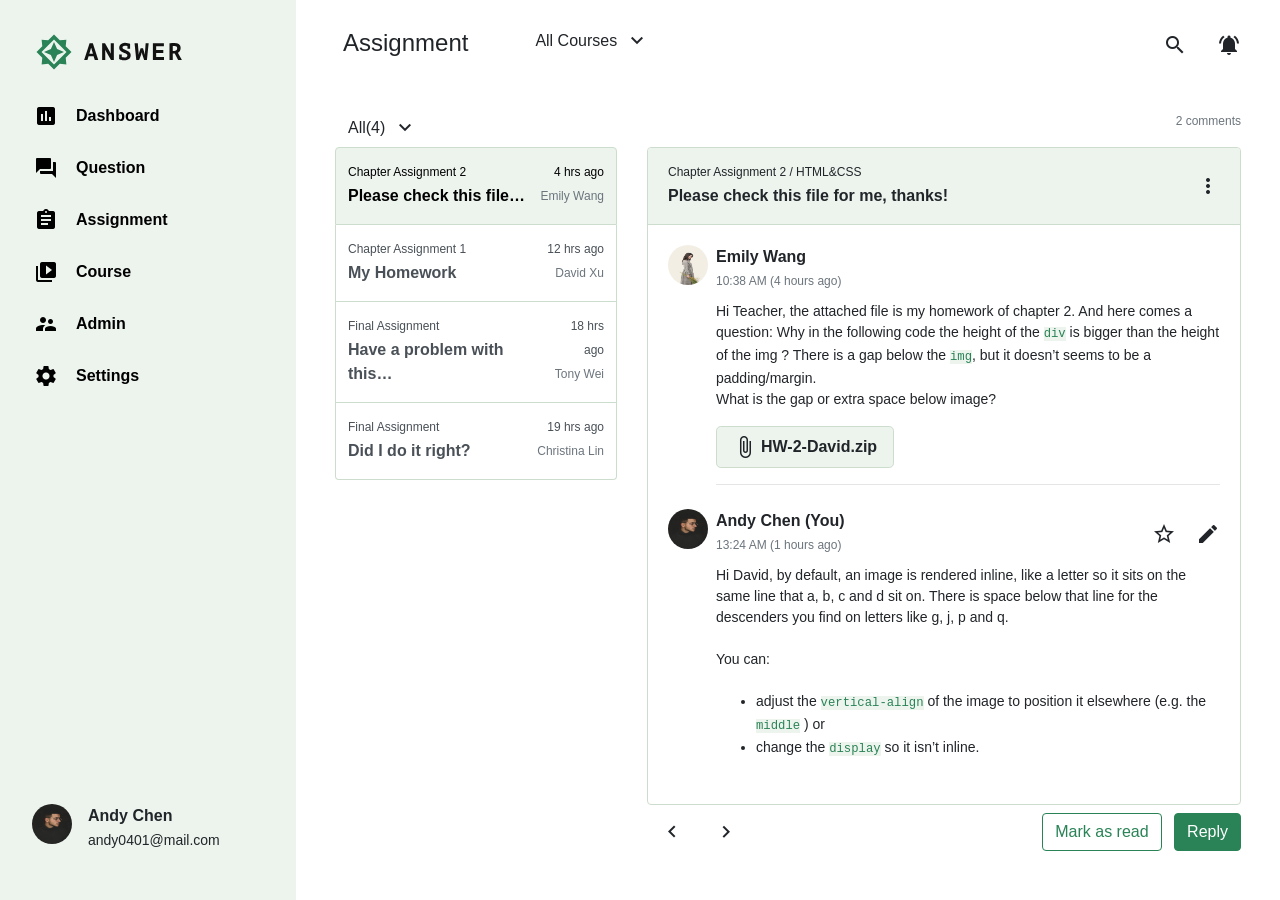
<file: index.html>
<!DOCTYPE html>
<html lang="en">

<head>
  <meta charset="UTF-8">
  <meta name="viewport" content="width=device-width, initial-scale=1.0">
  <meta http-equiv="X-UA-Compatible" content="ie=edge">
  <title>Assignment</title>
  <link rel="stylesheet" href="./assets/style/all.css">
  <link href="https://fonts.googleapis.com/icon?family=Material+Icons"
      rel="stylesheet">
</head>

<body>
  <div class="d-flex">
    <div class="sider">
    <a class="logo d-block" href="assignment.html">
      <h1 class=" hide-text">ANSWER</h1>
    </a>
      <ul class="list-unstyled font-weight-bold">
        <li>
          <a class="d-flex" href="">
            <i class="material-icons icon">
              assessment
            </i>
            <p class="font-1">Dashboard</p>
          </a>
        </li>
        <li >
          <a class="d-flex" href="">
            <i class="material-icons icon">
              question_answer
            </i>
            <p class="font-1">Question</p>
          </a>
        </li>
        <li >
          <a class="d-flex" href="assignment.html">
            <i class="material-icons icon">
              assignment
            </i>
            <p class="font-1">Assignment</p>
          </a>
        </li>
        <li >
          <a class="d-flex" href="">
            <i class="material-icons icon">
              video_library
            </i>
            <p class="font-1">Course</p>
          </a>
        </li>
        <li >
          <a class="d-flex" href="admin.html">
            <i class="material-icons icon">
              supervisor_account
            </i>
            <p class="font-1">Admin</p>
          </a>
        </li>
        <li >
          <a class="d-flex" href="">
            <i class="material-icons icon">
              settings
            </i>
            <p class="font-1">Settings</p>
          </a>
        </li>
      </ul> 
      <section class="user d-flex">
        <img class="headshot bg-cover mr-3" src="./assets/images/andychen.jpeg" alt="">
        <p class="userName font-1">Andy Chen  <br>
          <span class="userEmail">andy0401@mail.com</span> 
        </p>
      </section>
          
      
    </div>
    <div class="container-fluid">
      <div class="pl-4 pr-4">
<nav class="nav d-flex justify-content-between align-items-center mb-3">
  <div class="d-flex">
    <h2 class="p-2 bd-highlight assignmentTitle">Assignment</h2>
    <div class="mt-1">
      <a class="btn d-flex align-items-center font-1 " href="#" role="button" id="dropdownMenuLink" data-toggle="dropdown" aria-haspopup="true" aria-expanded="false">
        All Courses
        <i class="material-icons ml-2 color-primary">keyboard_arrow_down</i>
      </a>

      <div class="dropdown-menu" aria-labelledby="dropdownMenuLink" x-placement="bottom-start" style="position: absolute; will-change: transform; top: 0px; left: 0px; transform: translate3d(0px, 41px, 0px);">
        <a class="dropdown-item" href="#">Action</a>
        <a class="dropdown-item" href="#">Another action</a>
        <a class="dropdown-item" href="#">Something else here</a>
      </div>
    </div>
  </div> 
  <div class="mt-1">
      <i class="material-icons icon-search">
           search
      </i>
      <i class="material-icons">
           notifications_active
      </i>
  </div>
</nav>
<div class="d-flex justify-content-between">
  <div class="dropdown">
    <a class="btn d-flex align-items-center" href="#" role="button" id="dropdownMenuLink" data-toggle="dropdown" aria-haspopup="true" aria-expanded="false">
      All(4)
      <i class="material-icons ml-2 color-primary">keyboard_arrow_down</i>
    </a>
    <div class="dropdown-menu" aria-labelledby="dropdownMenuLink" x-placement="bottom-start" style="position: absolute; will-change: transform; top: 0px; left: 0px; transform: translate3d(0px, 41px, 0px);">
      <a class="dropdown-item" href="#">Action</a>
      <a class="dropdown-item" href="#">Another action</a>
      <a class="dropdown-item" href="#">Something else here</a>
    </div>
  </div>
  <div class="text-muted font-2">2 comments</div>
</div>
<div class="row ">
  <div class="col-4">
    <div class="list-group" id="list-tab" role="tablist">
      <a class="list-group-item list-group-item-action active" id="list-home-list" data-toggle="list" href="#list-home" role="tab" aria-controls="home">
        <ul class="d-flex justify-content-between list-unstyled">
          <li class="font-2">
            <ul class="list-unstyled">
              <li class="font-2">Chapter Assignment 2</li>
              <li class="font-1 font-weight-bold">Please check this file…</li>
            </ul>
          </li>
          <li class="font-2">
            <ul class="list-unstyled text-right">
              <li class="font-2">4 hrs ago</li>
              <li class="font-2 text-muted">Emily Wang</li>
            </ul>
          </li>
        </ul>
      </a>
      <a class="list-group-item list-group-item-action" id="list-profile-list" data-toggle="list" href="#list-profile" role="tab" aria-controls="profile">
        <ul class="d-flex justify-content-between list-unstyled">
          <li class="font-2">
            <ul class="list-unstyled">
              <li class="font-2">Chapter Assignment 1</li>
              <li class="font-1 font-weight-bold">My Homework</li>
            </ul>
          </li>
          <li class="font-2">
            <ul class="list-unstyled text-right">
              <li class="font-2">12 hrs ago</li>
              <li class="font-2 text-muted">David Xu</li>
            </ul>
          </li>
        </ul>
      </a>
      <a class="list-group-item list-group-item-action" id="list-messages-list" data-toggle="list" href="#list-messages" role="tab" aria-controls="messages">
        <ul class="d-flex justify-content-between list-unstyled">
          <li class="font-2">
            <ul class="list-unstyled">
              <li class="font-2">Final Assignment</li>
              <li class="font-1 font-weight-bold">Have a problem with this…</li>
            </ul>
          </li>
          <li class="font-2">
            <ul class="list-unstyled text-right">
              <li class="font-2">18 hrs ago</li>
              <li class="font-2 text-muted">Tony Wei</li>
            </ul>
          </li>
        </ul>
      </a>
      <a class="list-group-item list-group-item-action" id="list-settings-list" data-toggle="list" href="#list-settings" role="tab" aria-controls="settings">
        <ul class="d-flex justify-content-between list-unstyled">
          <li class="font-2">
            <ul class="list-unstyled">
              <li class="font-2">Final Assignment</li>
              <li class="font-1 font-weight-bold">Did I do it right?</li>
            </ul>
          </li>
          <li class="font-2">
            <ul class="list-unstyled text-right">
              <li class="font-2">19 hrs ago</li>
              <li class="font-2 text-muted">Christina Lin</li>
            </ul>
          </li>
        </ul>
      </a>
    </div>
  </div>
  <div class="col-8">
    <div class="tab-content " id="nav-tabContent">
      <div class="tab-pane fade show active" id="list-home" role="tabpanel" aria-labelledby="list-home-list">
        <div class="card">
          <div class="card-header d-flex justify-content-between align-items-center">
            <ul class="list-unstyled">
              <li class="font-2">Chapter Assignment 2 / HTML&CSS</li>
              <li class="font-1 font-weight-bold">Please check this file for me, thanks!</li>
            </ul>
            <i class="material-icons">
              more_vert
            </i>
          </div>
          <div class="card-body">
            <ul class="list-unstyled">
              <li class="media">
                <img class="headshot bg-cover mr-2" src="./assets/images/emilywang.jpeg" class="mr-3" alt="...">
                <div class="media-body font-3">
                  <ul class="list-unstyled mb-2">
                    <li class="font-1 font-weight-bold">Emily Wang</li>
                    <li class="font-2 text-muted">10:38 AM (4 hours ago)</li>
                  </ul>
                  Hi Teacher, the attached file is my homework of chapter 2. And here comes a question: Why in 
                  the following code the height of the <code class="bg-secondary text-primary">div</code>  is bigger than the height of the img ? There is a gap 
                  below the <code class="bg-secondary text-primary">img</code>, but it doesn’t seems to be a padding/margin. <br>
                  What is the gap or extra space below image?<br>
                  <button type="button" class="btn btn-secondary border-thirdary btn-lg mt-3 font-1 font-weight-bold d-flex">
                    <i class="material-icons mr-1">
                      attach_file
                    </i>
                    HW-2-David.zip
                  </button>
                </div>
              </li>
              <hr class="ml-5">
              <li class="media my-4">
                <img class="headshot bg-cover mr-2" src="./assets/images/andychen.jpeg" class="mr-3" alt="...">
                <div class="media-body font-3">
                  <div class="d-flex justify-content-between align-items-center">
                    <ul class="list-unstyled mb-2">
                      <li class="font-1 font-weight-bold">Andy Chen (You)</li>
                      <li class="font-2 text-muted">13:24 AM (1 hours ago)</li>
                    </ul>
                  <div>
                    <i class="material-icons mr-3">
                    star_border
                  </i>
                  <i class="material-icons">
                    edit
                  </i>
                  </div>
                  </div>
                  Hi David, by default, an image is rendered inline, like a letter so it sits on the same line that a, b, c and d sit on. There is space below 
                  that line for the descenders you find on letters like g, j, p and q. 
                  <br>
                  <br>
                  You can: 　
                  <br>
                  <br>
                  <ul class="list-type">
                    <li>adjust the <code class="bg-secondary text-primary">vertical-align</code>  of the image to position it elsewhere (e.g. the <code class="bg-secondary text-primary">middle</code> ) or</li>
                    <li>change the <code class="bg-secondary text-primary">display</code> so it isn’t inline.</li>
                  </ul>
                  
                </div>
              </li>
            </ul>
          </div>
        </div>
      </div>
      <div class="tab-pane fade" id="list-profile" role="tabpanel" aria-labelledby="list-profile-list">
        <div class="card">
          <div class="card-header d-flex justify-content-between align-items-center">
            <ul class="list-unstyled">
              <li class="font-2">Chapter Assignment 2 / HTML&CSS</li>
              <li class="font-1 font-weight-bold">My Homework</li>
            </ul>
            <i class="material-icons">
              more_vert
            </i>
          </div>
          <div class="card-body">
            <ul class="list-unstyled">
              <li class="media">
                <img class="headshot bg-cover mr-2" src="./assets/images/emilywang.jpeg" class="mr-3" alt="...">
                <div class="media-body font-3">
                  <ul class="list-unstyled mb-2">
                    <li class="font-1 font-weight-bold">Emily Wang</li>
                    <li class="font-2 text-muted">10:38 AM (4 hours ago)</li>
                  </ul>
                  Hi Teacher, the attached file is my homework of chapter 2. And here comes a question: Why in 
                  the following code the height of the <code class="bg-secondary text-primary">div</code>  is bigger than the height of the img ? There is a gap 
                  below the <code class="bg-secondary text-primary">img</code>, but it doesn’t seems to be a padding/margin. <br>
                  What is the gap or extra space below image?<br>
                  <button type="button" class="btn btn-secondary border-thirdary btn-lg mt-3 font-1 font-weight-bold d-flex">
                    <i class="material-icons mr-1">
                      attach_file
                    </i>
                    HW-2-David.zip
                  </button>
                </div>
              </li>
              <hr class="ml-5">
              <li class="media my-4">
                <img class="headshot bg-cover mr-2" src="./assets/images/andychen.jpeg" class="mr-3" alt="...">
                <div class="media-body font-3">
                  <div class="d-flex justify-content-between align-items-center">
                    <ul class="list-unstyled mb-2">
                      <li class="font-1 font-weight-bold">Andy Chen (You)</li>
                      <li class="font-2 text-muted">13:24 AM (1 hours ago)</li>
                    </ul>
                  <div>
                    <i class="material-icons mr-3">
                    star_border
                  </i>
                  <i class="material-icons">
                    edit
                  </i>
                  </div>
                  </div>
                  Hi David, by default, an image is rendered inline, like a letter so it sits on the same line that a, b, c and d sit on. There is space below 
                  that line for the descenders you find on letters like g, j, p and q. 
                  <br>
                  <br>
                  You can: 　
                  <br>
                  <br>
                  <ul class="list-type">
                    <li>adjust the <code class="bg-secondary text-primary">vertical-align</code>  of the image to position it elsewhere (e.g. the <code class="bg-secondary text-primary">middle</code> ) or</li>
                    <li>change the <code class="bg-secondary text-primary">display</code> so it isn’t inline.</li>
                  </ul>
                  
                </div>
              </li>
            </ul>
          </div>
        </div>
      </div>
      <div class="tab-pane fade" id="list-messages" role="tabpanel" aria-labelledby="list-messages-list">
        <div class="card">
          <div class="card-header d-flex justify-content-between align-items-center">
            <ul class="list-unstyled">
              <li class="font-2">Chapter Assignment 2 / HTML&CSS</li>
              <li class="font-1 font-weight-bold">Have a problem with this</li>
            </ul>
            <i class="material-icons">
              more_vert
            </i>
          </div>
          <div class="card-body">
            <ul class="list-unstyled">
              <li class="media">
                <img class="headshot bg-cover mr-2" src="./assets/images/emilywang.jpeg" class="mr-3" alt="...">
                <div class="media-body font-3">
                  <ul class="list-unstyled mb-2">
                    <li class="font-1 font-weight-bold">Emily Wang</li>
                    <li class="font-2 text-muted">10:38 AM (4 hours ago)</li>
                  </ul>
                  Hi Teacher, the attached file is my homework of chapter 2. And here comes a question: Why in 
                  the following code the height of the <code class="bg-secondary text-primary">div</code>  is bigger than the height of the img ? There is a gap 
                  below the <code class="bg-secondary text-primary">img</code>, but it doesn’t seems to be a padding/margin. <br>
                  What is the gap or extra space below image?<br>
                  <button type="button" class="btn btn-secondary border-thirdary btn-lg mt-3 font-1 font-weight-bold d-flex">
                    <i class="material-icons mr-1">
                      attach_file
                    </i>
                    HW-2-David.zip
                  </button>
                </div>
              </li>
              <hr class="ml-5">
              <li class="media my-4">
                <img class="headshot bg-cover mr-2" src="./assets/images/andychen.jpeg" class="mr-3" alt="...">
                <div class="media-body font-3">
                  <div class="d-flex justify-content-between align-items-center">
                    <ul class="list-unstyled mb-2">
                      <li class="font-1 font-weight-bold">Andy Chen (You)</li>
                      <li class="font-2 text-muted">13:24 AM (1 hours ago)</li>
                    </ul>
                  <div>
                    <i class="material-icons mr-3">
                    star_border
                  </i>
                  <i class="material-icons">
                    edit
                  </i>
                  </div>
                  </div>
                  Hi David, by default, an image is rendered inline, like a letter so it sits on the same line that a, b, c and d sit on. There is space below 
                  that line for the descenders you find on letters like g, j, p and q. 
                  <br>
                  <br>
                  You can: 　
                  <br>
                  <br>
                  <ul class="list-type">
                    <li>adjust the <code class="bg-secondary text-primary">vertical-align</code>  of the image to position it elsewhere (e.g. the <code class="bg-secondary text-primary">middle</code> ) or</li>
                    <li>change the <code class="bg-secondary text-primary">display</code> so it isn’t inline.</li>
                  </ul>
                  
                </div>
              </li>
            </ul>
          </div>
        </div>
      </div>
      <div class="tab-pane fade" id="list-settings" role="tabpanel" aria-labelledby="list-settings-list">
        <div class="card">
          <div class="card-header d-flex justify-content-between align-items-center">
            <ul class="list-unstyled">
              <li class="font-2">Chapter Assignment 2 / HTML&CSS</li>
              <li class="font-1 font-weight-bold">Did I do it right?</li>
            </ul>
            <i class="material-icons">
              more_vert
            </i>
          </div>
          <div class="card-body">
            <ul class="list-unstyled">
              <li class="media">
                <img class="headshot bg-cover mr-2" src="./assets/images/emilywang.jpeg" class="mr-3" alt="...">
                <div class="media-body font-3">
                  <ul class="list-unstyled mb-2">
                    <li class="font-1 font-weight-bold">Emily Wang</li>
                    <li class="font-2 text-muted">10:38 AM (4 hours ago)</li>
                  </ul>
                  Hi Teacher, the attached file is my homework of chapter 2. And here comes a question: Why in 
                  the following code the height of the <code class="bg-secondary text-primary">div</code>  is bigger than the height of the img ? There is a gap 
                  below the <code class="bg-secondary text-primary">img</code>, but it doesn’t seems to be a padding/margin. <br>
                  What is the gap or extra space below image?<br>
                  <button type="button" class="btn btn-secondary border-thirdary btn-lg mt-3 font-1 font-weight-bold d-flex">
                    <i class="material-icons mr-1">
                      attach_file
                    </i>
                    HW-2-David.zip
                  </button>
                </div>
              </li>
              <hr class="ml-5">
              <li class="media my-4">
                <img class="headshot bg-cover mr-2" src="./assets/images/andychen.jpeg" class="mr-3" alt="...">
                <div class="media-body font-3">
                  <div class="d-flex justify-content-between align-items-center">
                    <ul class="list-unstyled mb-2">
                      <li class="font-1 font-weight-bold">Andy Chen (You)</li>
                      <li class="font-2 text-muted">13:24 AM (1 hours ago)</li>
                    </ul>
                  <div>
                    <i class="material-icons mr-3">
                    star_border
                  </i>
                  <i class="material-icons">
                    edit
                  </i>
                  </div>
                  </div>
                  Hi David, by default, an image is rendered inline, like a letter so it sits on the same line that a, b, c and d sit on. There is space below 
                  that line for the descenders you find on letters like g, j, p and q. 
                  <br>
                  <br>
                  You can: 　
                  <br>
                  <br>
                  <ul class="list-type">
                    <li>adjust the <code class="bg-secondary text-primary">vertical-align</code>  of the image to position it elsewhere (e.g. the <code class="bg-secondary text-primary">middle</code> ) or</li>
                    <li>change the <code class="bg-secondary text-primary">display</code> so it isn’t inline.</li>
                  </ul>
                </div>
              </li>
            </ul>
          </div>
        </div>
      </div>
    </div>
    <div class="d-flex justify-content-between mt-2 position-relative">
      <div>
        <a href="#" class="btn active" role="button" aria-pressed="true">
          <i class="material-icons">
            keyboard_arrow_left
          </i>
        </a>
        <a href="#" class="btn active" role="button" aria-pressed="true">
          <i class="material-icons">
            keyboard_arrow_right
          </i>
        </a>
      </div>
      <div>
        <button type="button" class="btn btn-outline-primary btn-mg mr-2">Mark as read</button>
        <button type="button" class="btn btn-primary btn-sg " id="reply-show">Reply</button> 
      </div>
    </div>
    <div class="reply position-absolute" id="reply">
      <div class="card">
        <div class="card-header d-flex align-items-center">
          <div class="dropdown mr-3">
            <a class="btn dropdown-toggle font-weight-bold font-1" href="#" role="button" id="dropdownMenuLink" data-toggle="dropdown" aria-haspopup="true" aria-expanded="false">
              Body Text
            </a>
            <div class="dropdown-menu" aria-labelledby="dropdownMenuLink" x-placement="bottom-start" style="position: absolute; transform: translate3d(0px, 41px, 0px); top: 0px; left: 0px; will-change: transform;">
              <a class="dropdown-item" href="#">Action</a>
              <a class="dropdown-item" href="#">Another action</a>
              <a class="dropdown-item" href="#">Something else here</a>
            </div>
          </div>
          <a href="#" class="text-dark text-decoration-none d-flex  mr-3">
            <span class="material-icons">
              format_bold
            </span>
          </a>
          <a href="#" class="text-dark text-decoration-none d-flex  mr-3">
            <span class="material-icons">
              format_italic
            </span>
          </a>
          <a href="#" class="text-dark text-decoration-none d-flex  mr-3">
            <span class="material-icons">
              format_list_bulleted
            </span>
          </a>
          <a href="#" class="text-dark text-decoration-none d-flex  mr-3">
            <span class="material-icons">
              format_list_numbered
            </span>
          </a>
          <a href="#" class="text-dark text-decoration-none d-flex  mr-3">
            <span class="material-icons">
              photo
            </span>
          </a>
          <a href="#" class="text-dark text-decoration-none d-flex  mr-3">
            <span class="material-icons">
              link
            </span>
          </a>
          <a href="#" class="text-dark text-decoration-none d-flex mr-3">
            <span class="material-icons">
              code
            </span>
          </a>
        </div>
        <div class="card-body">
          <textarea class="form-control font-1 text-muted border-0" id="exampleFormControlTextarea1" rows="6" placeholder="Reply an answer…"></textarea>
        </div>
        <div class="d-flex justify-content-end">
          <button  class="btn btn-outline-primary btn-mg  mr-2" data-dismiss="modal" id="cancel">Cancel</button>
          <button type="button" class="btn btn-outline-primary btn-mg mr-2" type="submit">Reply</button>
        </div>
        
      </div>

    </div>
         
  </div>
</div>
</div>
    </div>
  </div>
  <script src="https://code.jquery.com/jquery-3.3.1.slim.min.js" integrity="sha384-q8i/X+965DzO0rT7abK41JStQIAqVgRVzpbzo5smXKp4YfRvH+8abtTE1Pi6jizo" crossorigin="anonymous"></script>
  <script src="https://cdnjs.cloudflare.com/ajax/libs/popper.js/1.14.6/umd/popper.min.js" integrity="sha384-wHAiFfRlMFy6i5SRaxvfOCifBUQy1xHdJ/yoi7FRNXMRBu5WHdZYu1hA6ZOblgut" crossorigin="anonymous"></script>
  <script src="https://stackpath.bootstrapcdn.com/bootstrap/4.2.1/js/bootstrap.min.js" integrity="sha384-B0UglyR+jN6CkvvICOB2joaf5I4l3gm9GU6Hc1og6Ls7i6U/mkkaduKaBhlAXv9k" crossorigin="anonymous"></script>
  <script src="assets/js/all.js"></script>
</body>
</html>
</file>
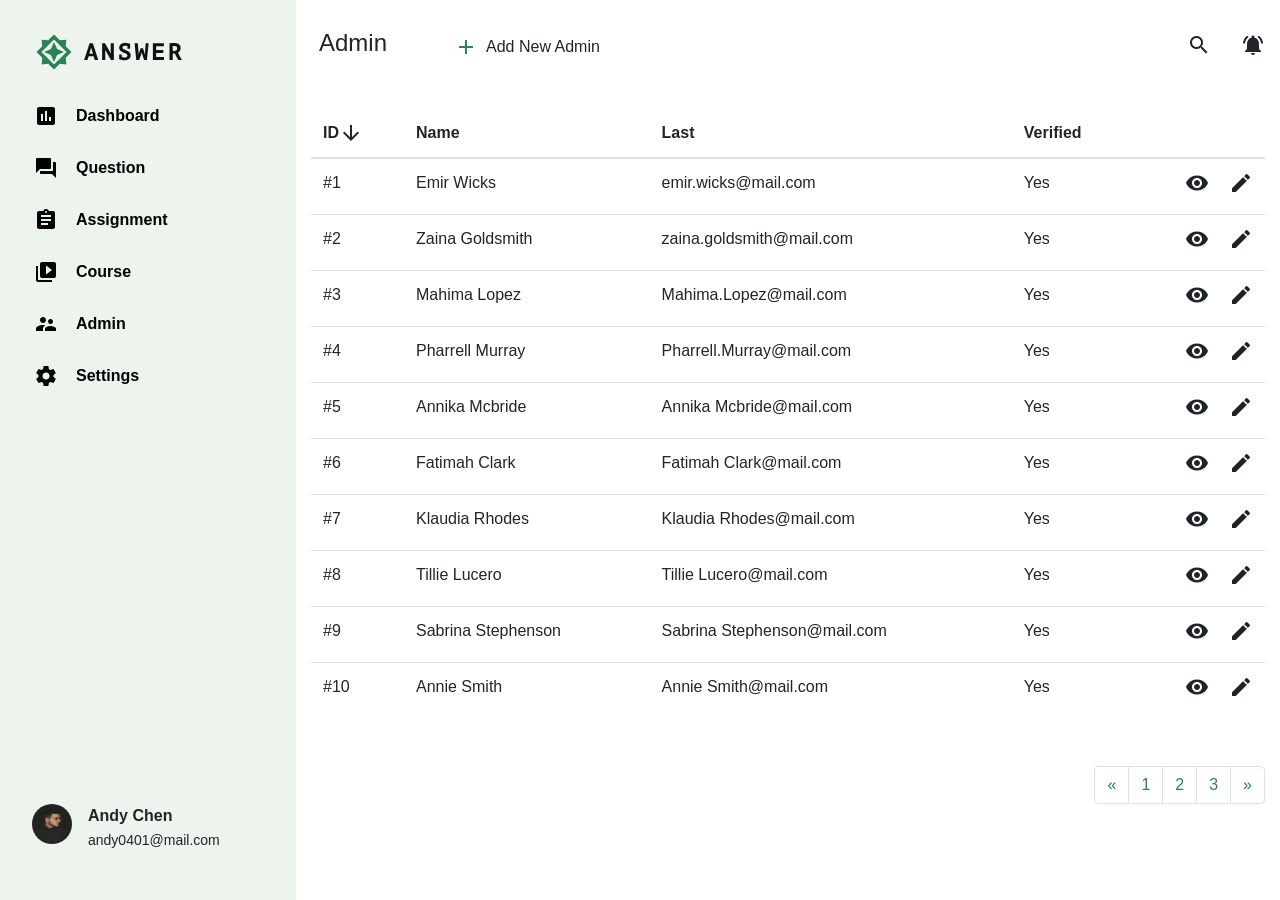
<file: admin.html>
<!DOCTYPE html>
<html lang="en">

<head>
  <meta charset="UTF-8">
  <meta name="viewport" content="width=device-width, initial-scale=1.0">
  <meta http-equiv="X-UA-Compatible" content="ie=edge">
  <title>Admin</title>
  <link rel="stylesheet" href="./assets/style/all.css">
  <link href="https://fonts.googleapis.com/icon?family=Material+Icons"
      rel="stylesheet">
</head>

<body>
  <div class="d-flex">
    <div class="sider">
    <a class="logo d-block" href="assignment.html">
      <h1 class=" hide-text">ANSWER</h1>
    </a>
      <ul class="list-unstyled font-weight-bold">
        <li>
          <a class="d-flex" href="">
            <i class="material-icons icon">
              assessment
            </i>
            <p class="font-1">Dashboard</p>
          </a>
        </li>
        <li >
          <a class="d-flex" href="">
            <i class="material-icons icon">
              question_answer
            </i>
            <p class="font-1">Question</p>
          </a>
        </li>
        <li >
          <a class="d-flex" href="assignment.html">
            <i class="material-icons icon">
              assignment
            </i>
            <p class="font-1">Assignment</p>
          </a>
        </li>
        <li >
          <a class="d-flex" href="">
            <i class="material-icons icon">
              video_library
            </i>
            <p class="font-1">Course</p>
          </a>
        </li>
        <li >
          <a class="d-flex" href="admin.html">
            <i class="material-icons icon">
              supervisor_account
            </i>
            <p class="font-1">Admin</p>
          </a>
        </li>
        <li >
          <a class="d-flex" href="">
            <i class="material-icons icon">
              settings
            </i>
            <p class="font-1">Settings</p>
          </a>
        </li>
      </ul> 
      <section class="user d-flex">
        <img class="headshot bg-cover mr-3" src="./assets/images/andychen.jpeg" alt="">
        <p class="userName font-1">Andy Chen  <br>
          <span class="userEmail">andy0401@mail.com</span> 
        </p>
      </section>
          
      
    </div>
    <div class="container-fluid">
      

<nav class="nav d-flex justify-content-between align-items-center mb-3">
    <div class="d-flex">
      <h2 class="p-2 bd-highlight assignmentTitle">Admin</h2>
      <!-- Button trigger modal -->
      <button type="button" class="btn d-flex align-items-center" data-toggle="modal" data-target="#exampleModalLong">
        <span class="material-icons mr-2 text-primary">
          add
        </span> 
        Add New Admin
      </button>

      <!-- Modal -->
      <div class="modal fade" id="exampleModalLong" tabindex="-1" role="dialog" aria-labelledby="exampleModalLongTitle" aria-hidden="true">
        <div class="modal-dialog" role="document">
          <div class="modal-content">
            <div class="modal-header border-0">
              <h5 class="modal-title" id="exampleModalLongTitle">New Admin</h5>
              <button type="button" class="close" data-dismiss="modal" aria-label="Close">
                <span aria-hidden="true">&times;</span>
              </button>
            </div>
            <div class="modal-body ">
              <p class="newadmin-title">Account</p>
              <form>
                <div class="form-group">
                  <label for="name" class="account-content">Name</label>
                  <input type="name" class="form-control newadmin-blocksize" id="name" >
                </div>
                <div class="form-group">
                  <label for="email" class="account-content">Email</label>
                  <input type="email" class="form-control newadmin-blocksize" id="email">
                </div>
              </form>
              <hr class="bg-thirdary">
              <p class="newadmin-title">Verification</p>
              <p class="verification-content d-flex align-items-center">
                <i class="material-icons mr-1 text-danger">
                report_problem
                </i>unverified
              </p>
              <button type="button" class="btn btn-outline-secondary btn-lg btn-block newadmin-blocksize text-primary">
                Send Verification Mail
              </button>
              <hr class="bg-thirdary">
              <p class="newadmin-title">Access Level</p>
              <div class="dropdown newadmin-blocksize">
                <a class="btn btn-block d-flex justify-content-between align-items-center text-muted accesslevel-content mt-1 " type="button" id="dropdownMenuButton" data-toggle="dropdown" aria-haspopup="true" aria-expanded="false">
                  -Choose access level- 
                  <span class="material-icons">
                    keyboard_arrow_down
                  </span>
                </a>
                <div class="dropdown-menu w-100" aria-labelledby="dropdownMenuButton">
                  <a class="dropdown-item" href="#">Action</a>
                  <a class="dropdown-item" href="#">Another action</a>
                  <a class="dropdown-item" href="#">Something else here</a>
                </div>
              </div>
              <hr class="bg-thirdary">
              <p class="newadmin-title">Custom Access</p>
              <div class="form-check">
                <input class="form-check-input" type="checkbox" value="" id="defaultCheck1">
                <label class="form-check-label" for="defaultCheck1">
                  Lecture
                </label>
              </div>
              <div class="form-check">
                <input class="form-check-input" type="checkbox" value="" id="defaultCheck2">
                <label class="form-check-label" for="defaultCheck2">
                  Coupon
                </label>
              </div>
              <div class="form-check">
                <input class="form-check-input" type="checkbox" value="" id="defaultCheck3">
                <label class="form-check-label" for="defaultCheck3">
                  Message
                </label>
              </div>
              <div class="form-check">
                <input class="form-check-input" type="checkbox" value="" id="defaultCheck4">
                <label class="form-check-label" for="defaultCheck4">
                  Setting
                </label>
              </div>
              <div class="form-check">
                <input class="form-check-input" type="checkbox" value="" id="defaultCheck5">
                <label class="form-check-label" for="defaultCheck5">
                  task menu
                </label>
              </div>
            </div>
            <div class="modal-footer border-0">
              <button type="button" class="btn btn-outline-primary" data-dismiss="modal">Cancel</button>
              <button type="button" class="btn btn-outline-primary">Add</button>
            </div>
          </div>
        </div>
      </div>
    </div>  
    <div class="mt-1">
        <i class="material-icons icon-search">
             search
        </i>
        <i class="material-icons">
             notifications_active
        </i>
    </div>
</nav>
<table class="table mb-5">
    <thead>
      <tr>
        <th scope="col" class="border-top-0">
            <div class="d-flex align-items-center">
                    ID
                <i class="material-icons">
                arrow_downward
                </i>
            </div>
        </th>
        <th scope="col border-top-0" class="border-top-0">Name</th>
        <th scope="col" class="border-top-0">Last</th>
        <th scope="col" class="border-top-0">Verified</th>
        <th class="border-top-0"></th>
      </tr>
    </thead>
    <tbody>
      <tr>
        <td scope="row">#1</td>
        <td>Emir Wicks</td>
        <td>emir.wicks@mail.com</td>
        <td>Yes</td>
        <td class="text-right">
          <a type="button" class="mr-3" data-toggle="modal" data-target="#exampleModalCenter">
            <i class="material-icons">
                remove_red_eye
            </i>
          </a>
          <!-- Modal -->
          <div class="modal fade" id="exampleModalCenter" tabindex="-1" role="dialog" aria-labelledby="exampleModalCenterTitle" aria-hidden="true">
            <div class="modal-dialog modal-dialog-centered" role="document">
              <div class="modal-content adminview">
                <div class="d-flex">
                  <div class="mr-4">
                    <img class="adminpic" src="./assets/images/emir.jpeg" alt="">
                  </div>
                  <div class="adminview-items">
                    <div class="d-flex justify-content-between number mb-1">
                      <p class="font-1">#1</p>
                      <a type="button" class="close" data-dismiss="modal" aria-label="Close">
                        <i aria-hidden="true" class="material-icons">close</i>
                      </a>
                    </div>
                    <ul class="text-left list-unstyled">
                      <li class="font-1">Admin</li>
                      <li class="name">Emir Wicks</li>
                      <li class="text-muted mb-1">emir.wicks@mail.com</li>
                      <li class="verified">verified</li>
                    </ul>
                    <div class="dropdown">
                      <p>
                        <a class="" data-toggle="collapse" href="#collapseExample" role="button" aria-expanded="false" aria-controls="collapseExample">
                          <i class="material-icons text-success">
                            expand_more
                          </i>
                        </a>
                      </p>
                      <div class="collapse" id="collapseExample">
                        <div class="d-flex justify-content-between align-items-center ">
                          <a type="button" class="deactivate font-1" data-dismiss="modal"><p>Deactivate</p></a>
                          <a type="button" class="edit"><p>Edit</p></a>
                        </div>
                      </div>
                    </div>  
                  </div>
                </div>
                 
              </div>
            </div>
          </div>
            <i class="material-icons">
                edit
            </i>
        </td>
      </tr>
      <tr>
        <td scope="row">#2</td>
        <td>Zaina Goldsmith</td>
        <td>zaina.goldsmith@mail.com</td>
        <td>Yes</td>
        <td class="text-right">
          <a type="button" class="mr-3" data-toggle="modal" data-target="#exampleModalCenter">
            <i class="material-icons">
                remove_red_eye
            </i>
          </a>
          <!-- Modal -->
          <div class="modal fade" id="exampleModalCenter" tabindex="-1" role="dialog" aria-labelledby="exampleModalCenterTitle" aria-hidden="true">
            <div class="modal-dialog modal-dialog-centered" role="document">
              <div class="modal-content adminview">
                <div class="d-flex">
                  <div class="mr-4">
                    <img class="adminpic border" src="./assets/images/emir.jpeg" alt="">
                  </div>
                  <div class="adminview-items">
                    <div class="d-flex justify-content-between number mb-1">
                      <p class="font-1">#1</p>
                      <a type="button" class="close" data-dismiss="modal" aria-label="Close">
                        <i aria-hidden="true" class="material-icons">close</i>
                      </a>
                    </div>
                    <ul class="text-left list-unstyled">
                      <li class="font-1">Admin</li>
                      <li class="name">Emir Wicks</li>
                      <li class="text-muted mb-1">emir.wicks@mail.com</li>
                      <li class="verified">verified</li>
                    </ul>
                    <div class="dropdown">
                      <p>
                        <a class="" data-toggle="collapse" href="#collapseExample" role="button" aria-expanded="false" aria-controls="collapseExample">
                          <i class="material-icons text-success">
                            expand_more
                          </i>
                        </a>
                      </p>
                      <div class="collapse" id="collapseExample">
                        <div class="d-flex justify-content-between align-items-center ">
                          <a type="button" class="deactivate font-1" data-dismiss="modal"><p>Deactivate</p></a>
                          <a type="button" class="edit"><p>Edit</p></a>
                        </div>
                      </div>
                    </div>  
                  </div>
                </div>
                 
              </div>
            </div>
          </div>
            <i class="material-icons">
                edit
            </i>
        </td>
      </tr>
      <tr>
        <td scope="row">#3</td>
        <td>Mahima Lopez</td>
        <td>Mahima.Lopez@mail.com</td>
        <td>Yes</td>
        <td class="text-right">
          <a type="button" class="mr-3" data-toggle="modal" data-target="#exampleModalCenter">
            <i class="material-icons">
                remove_red_eye
            </i>
          </a>
          <!-- Modal -->
          <div class="modal fade" id="exampleModalCenter" tabindex="-1" role="dialog" aria-labelledby="exampleModalCenterTitle" aria-hidden="true">
            <div class="modal-dialog modal-dialog-centered" role="document">
              <div class="modal-content adminview">
                <div class="d-flex">
                  <div class="mr-4">
                    <img class="adminpic border" src="./assets/images/emir.jpeg" alt="">
                  </div>
                  <div class="adminview-items">
                    <div class="d-flex justify-content-between number mb-1">
                      <p class="font-1">#1</p>
                      <a type="button" class="close" data-dismiss="modal" aria-label="Close">
                        <i aria-hidden="true" class="material-icons">close</i>
                      </a>
                    </div>
                    <ul class="text-left list-unstyled">
                      <li class="font-1">Admin</li>
                      <li class="name">Emir Wicks</li>
                      <li class="text-muted mb-1">emir.wicks@mail.com</li>
                      <li class="verified">verified</li>
                    </ul>
                    <div class="dropdown">
                      <p>
                        <a class="" data-toggle="collapse" href="#collapseExample" role="button" aria-expanded="false" aria-controls="collapseExample">
                          <i class="material-icons text-success">
                            expand_more
                          </i>
                        </a>
                      </p>
                      <div class="collapse" id="collapseExample">
                        <div class="d-flex justify-content-between align-items-center ">
                          <a type="button" class="deactivate font-1" data-dismiss="modal"><p>Deactivate</p></a>
                          <a type="button" class="edit"><p>Edit</p></a>
                        </div>
                      </div>
                    </div>  
                  </div>
                </div>
                 
              </div>
            </div>
          </div>
            <i class="material-icons">
                edit
            </i>
        </td>
      </tr>
      <tr>
        <td scope="row">#4</td>
        <td>Pharrell Murray</td>
        <td>Pharrell.Murray@mail.com</td>
        <td>Yes</td>
        <td class="text-right">
          <a type="button" class="mr-3" data-toggle="modal" data-target="#exampleModalCenter">
            <i class="material-icons">
                remove_red_eye
            </i>
          </a>
          <!-- Modal -->
          <div class="modal fade" id="exampleModalCenter" tabindex="-1" role="dialog" aria-labelledby="exampleModalCenterTitle" aria-hidden="true">
            <div class="modal-dialog modal-dialog-centered" role="document">
              <div class="modal-content adminview">
                <div class="d-flex">
                  <div class="mr-4">
                    <img class="adminpic border" src="./assets/images/emir.jpeg" alt="">
                  </div>
                  <div class="adminview-items">
                    <div class="d-flex justify-content-between number mb-1">
                      <p class="font-1">#1</p>
                      <a type="button" class="close" data-dismiss="modal" aria-label="Close">
                        <i aria-hidden="true" class="material-icons">close</i>
                      </a>
                    </div>
                    <ul class="text-left list-unstyled">
                      <li class="font-1">Admin</li>
                      <li class="name">Emir Wicks</li>
                      <li class="text-muted mb-1">emir.wicks@mail.com</li>
                      <li class="verified">verified</li>
                    </ul>
                    <div class="dropdown">
                      <p>
                        <a class="" data-toggle="collapse" href="#collapseExample" role="button" aria-expanded="false" aria-controls="collapseExample">
                          <i class="material-icons text-success">
                            expand_more
                          </i>
                        </a>
                      </p>
                      <div class="collapse" id="collapseExample">
                        <div class="d-flex justify-content-between align-items-center ">
                          <a type="button" class="deactivate font-1" data-dismiss="modal"><p>Deactivate</p></a>
                          <a type="button" class="edit"><p>Edit</p></a>
                        </div>
                      </div>
                    </div>  
                  </div>
                </div>
                 
              </div>
            </div>
          </div>
            <i class="material-icons">
                edit
            </i>
        </td>
      </tr>
      <tr>
        <td scope="row">#5</td>
        <td>Annika Mcbride</td>
        <td>Annika Mcbride@mail.com</td>
        <td>Yes</td>
        <td class="text-right">
          <a type="button" class="mr-3" data-toggle="modal" data-target="#exampleModalCenter">
            <i class="material-icons">
                remove_red_eye
            </i>
          </a>
          <!-- Modal -->
          <div class="modal fade" id="exampleModalCenter" tabindex="-1" role="dialog" aria-labelledby="exampleModalCenterTitle" aria-hidden="true">
            <div class="modal-dialog modal-dialog-centered" role="document">
              <div class="modal-content adminview">
                <div class="d-flex">
                  <div class="mr-4">
                    <img class="adminpic border" src="./assets/images/emir.jpeg" alt="">
                  </div>
                  <div class="adminview-items">
                    <div class="d-flex justify-content-between number mb-1">
                      <p class="font-1">#1</p>
                      <a type="button" class="close" data-dismiss="modal" aria-label="Close">
                        <i aria-hidden="true" class="material-icons">close</i>
                      </a>
                    </div>
                    <ul class="text-left list-unstyled">
                      <li class="font-1">Admin</li>
                      <li class="name">Emir Wicks</li>
                      <li class="text-muted mb-1">emir.wicks@mail.com</li>
                      <li class="verified">verified</li>
                    </ul>
                    <div class="dropdown">
                      <p>
                        <a class="" data-toggle="collapse" href="#collapseExample" role="button" aria-expanded="false" aria-controls="collapseExample">
                          <i class="material-icons text-success">
                            expand_more
                          </i>
                        </a>
                      </p>
                      <div class="collapse" id="collapseExample">
                        <div class="d-flex justify-content-between align-items-center ">
                          <a type="button" class="deactivate font-1" data-dismiss="modal"><p>Deactivate</p></a>
                          <a type="button" class="edit"><p>Edit</p></a>
                        </div>
                      </div>
                    </div>  
                  </div>
                </div>
                 
              </div>
            </div>
          </div>
            <i class="material-icons">
                edit
            </i>
        </td>
      </tr>
      <tr>
        <td scope="row">#6</td>
        <td>Fatimah Clark</td>
        <td>Fatimah Clark@mail.com</td>
        <td>Yes</td>
        <td class="text-right">
          <a type="button" class="mr-3" data-toggle="modal" data-target="#exampleModalCenter">
            <i class="material-icons">
                remove_red_eye
            </i>
          </a>
          <!-- Modal -->
          <div class="modal fade" id="exampleModalCenter" tabindex="-1" role="dialog" aria-labelledby="exampleModalCenterTitle" aria-hidden="true">
            <div class="modal-dialog modal-dialog-centered" role="document">
              <div class="modal-content adminview">
                <div class="d-flex">
                  <div class="mr-4">
                    <img class="adminpic border" src="./assets/images/emir.jpeg" alt="">
                  </div>
                  <div class="adminview-items">
                    <div class="d-flex justify-content-between number mb-1">
                      <p class="font-1">#1</p>
                      <a type="button" class="close" data-dismiss="modal" aria-label="Close">
                        <i aria-hidden="true" class="material-icons">close</i>
                      </a>
                    </div>
                    <ul class="text-left list-unstyled">
                      <li class="font-1">Admin</li>
                      <li class="name">Emir Wicks</li>
                      <li class="text-muted mb-1">emir.wicks@mail.com</li>
                      <li class="verified">verified</li>
                    </ul>
                    <div class="dropdown">
                      <p>
                        <a class="" data-toggle="collapse" href="#collapseExample" role="button" aria-expanded="false" aria-controls="collapseExample">
                          <i class="material-icons text-success">
                            expand_more
                          </i>
                        </a>
                      </p>
                      <div class="collapse" id="collapseExample">
                        <div class="d-flex justify-content-between align-items-center ">
                          <a type="button" class="deactivate font-1" data-dismiss="modal"><p>Deactivate</p></a>
                          <a type="button" class="edit"><p>Edit</p></a>
                        </div>
                      </div>
                    </div>  
                  </div>
                </div>
                 
              </div>
            </div>
          </div>
            <i class="material-icons">
                edit
            </i>
        </td>
      </tr>
      <tr>
        <td scope="row">#7</td>
        <td>Klaudia Rhodes</td>
        <td>Klaudia Rhodes@mail.com</td>
        <td>Yes</td>
        <td class="text-right">
          <a type="button" class="mr-3" data-toggle="modal" data-target="#exampleModalCenter">
            <i class="material-icons">
                remove_red_eye
            </i>
          </a>
          <!-- Modal -->
          <div class="modal fade" id="exampleModalCenter" tabindex="-1" role="dialog" aria-labelledby="exampleModalCenterTitle" aria-hidden="true">
            <div class="modal-dialog modal-dialog-centered" role="document">
              <div class="modal-content adminview">
                <div class="d-flex">
                  <div class="mr-4">
                    <img class="adminpic border" src="./assets/images/emir.jpeg" alt="">
                  </div>
                  <div class="adminview-items">
                    <div class="d-flex justify-content-between number mb-1">
                      <p class="font-1">#1</p>
                      <a type="button" class="close" data-dismiss="modal" aria-label="Close">
                        <i aria-hidden="true" class="material-icons">close</i>
                      </a>
                    </div>
                    <ul class="text-left list-unstyled">
                      <li class="font-1">Admin</li>
                      <li class="name">Emir Wicks</li>
                      <li class="text-muted mb-1">emir.wicks@mail.com</li>
                      <li class="verified">verified</li>
                    </ul>
                    <div class="dropdown">
                      <p>
                        <a class="" data-toggle="collapse" href="#collapseExample" role="button" aria-expanded="false" aria-controls="collapseExample">
                          <i class="material-icons text-success">
                            expand_more
                          </i>
                        </a>
                      </p>
                      <div class="collapse" id="collapseExample">
                        <div class="d-flex justify-content-between align-items-center ">
                          <a type="button" class="deactivate font-1" data-dismiss="modal"><p>Deactivate</p></a>
                          <a type="button" class="edit"><p>Edit</p></a>
                        </div>
                      </div>
                    </div>  
                  </div>
                </div>
                 
              </div>
            </div>
          </div>
            <i class="material-icons">
                edit
            </i>
        </td>
      </tr>
      <tr>
        <td scope="row">#8</td>
        <td>Tillie Lucero</td>
        <td>Tillie Lucero@mail.com</td>
        <td>Yes</td>
        <td class="text-right">
          <a type="button" class="mr-3" data-toggle="modal" data-target="#exampleModalCenter">
            <i class="material-icons">
                remove_red_eye
            </i>
          </a>
          <!-- Modal -->
          <div class="modal fade" id="exampleModalCenter" tabindex="-1" role="dialog" aria-labelledby="exampleModalCenterTitle" aria-hidden="true">
            <div class="modal-dialog modal-dialog-centered" role="document">
              <div class="modal-content adminview">
                <div class="d-flex">
                  <div class="mr-4">
                    <img class="adminpic border" src="./assets/images/emir.jpeg" alt="">
                  </div>
                  <div class="adminview-items">
                    <div class="d-flex justify-content-between number mb-1">
                      <p class="font-1">#8</p>
                      <a type="button" class="close" data-dismiss="modal" aria-label="Close">
                        <i aria-hidden="true" class="material-icons">close</i>
                      </a>
                    </div>
                    <ul class="text-left list-unstyled">
                      <li class="font-1">Admin</li>
                      <li class="name">Emir Wicks</li>
                      <li class="text-muted mb-1">emir.wicks@mail.com</li>
                      <li class="verified">verified</li>
                    </ul>
                    <div class="dropdown">
                      <p>
                        <a class="" data-toggle="collapse" href="#collapseExample" role="button" aria-expanded="false" aria-controls="collapseExample">
                          <i class="material-icons text-success">
                            expand_more
                          </i>
                        </a>
                      </p>
                      <div class="collapse" id="collapseExample">
                        <div class="d-flex justify-content-between align-items-center ">
                          <a type="button" class="deactivate font-1" data-dismiss="modal"><p>Deactivate</p></a>
                          <a type="button" class="edit"><p>Edit</p></a>
                        </div>
                      </div>
                    </div>  
                  </div>
                </div>
                 
              </div>
            </div>
          </div>
            <i class="material-icons">
                edit
            </i>
        </td>
      </tr>
      <tr>
        <td scope="row">#9</td>
        <td>Sabrina Stephenson</td>
        <td>Sabrina Stephenson@mail.com</td>
        <td>Yes</td>
        <td class="text-right">
          <a type="button" class="mr-3" data-toggle="modal" data-target="#exampleModalCenter">
            <i class="material-icons">
                remove_red_eye
            </i>
          </a>
          <!-- Modal -->
          <div class="modal fade" id="exampleModalCenter" tabindex="-1" role="dialog" aria-labelledby="exampleModalCenterTitle" aria-hidden="true">
            <div class="modal-dialog modal-dialog-centered" role="document">
              <div class="modal-content adminview">
                <div class="d-flex">
                  <div class="mr-4">
                    <img class="adminpic border" src="./assets/images/emir.jpeg" alt="">
                  </div>
                  <div class="adminview-items">
                    <div class="d-flex justify-content-between number mb-1">
                      <p class="font-1">#1</p>
                      <a type="button" class="close" data-dismiss="modal" aria-label="Close">
                        <i aria-hidden="true" class="material-icons">close</i>
                      </a>
                    </div>
                    <ul class="text-left list-unstyled">
                      <li class="font-1">Admin</li>
                      <li class="name">Emir Wicks</li>
                      <li class="text-muted mb-1">emir.wicks@mail.com</li>
                      <li class="verified">verified</li>
                    </ul>
                    <div class="dropdown">
                      <p>
                        <a class="" data-toggle="collapse" href="#collapseExample" role="button" aria-expanded="false" aria-controls="collapseExample">
                          <i class="material-icons text-success">
                            expand_more
                          </i>
                        </a>
                      </p>
                      <div class="collapse" id="collapseExample">
                        <div class="d-flex justify-content-between align-items-center ">
                          <a type="button" class="deactivate font-1" data-dismiss="modal"><p>Deactivate</p></a>
                          <a type="button" class="edit"><p>Edit</p></a>
                        </div>
                      </div>
                    </div>  
                  </div>
                </div>
                 
              </div>
            </div>
          </div>
            <i class="material-icons">
                edit
            </i>
        </td>
      </tr>
      <tr>
        <td scope="row">#10</td>
        <td>Annie Smith</td>
        <td>Annie Smith@mail.com</td>
        <td>Yes</td>
        <td class="text-right">
          <a type="button" class="mr-3" data-toggle="modal" data-target="#exampleModalCenter">
            <i class="material-icons">
                remove_red_eye
            </i>
          </a>
          <!-- Modal -->
          <div class="modal fade" id="exampleModalCenter" tabindex="-1" role="dialog" aria-labelledby="exampleModalCenterTitle" aria-hidden="true">
            <div class="modal-dialog modal-dialog-centered" role="document">
              <div class="modal-content adminview">
                <div class="d-flex">
                  <div class="mr-4">
                    <img class="adminpic border" src="./assets/images/emir.jpeg" alt="">
                  </div>
                  <div class="adminview-items">
                    <div class="d-flex justify-content-between number mb-1">
                      <p class="font-1">#10</p>
                      <a type="button" class="close" data-dismiss="modal" aria-label="Close">
                        <i aria-hidden="true" class="material-icons">close</i>
                      </a>
                    </div>
                    <ul class="text-left list-unstyled">
                      <li class="font-1">Admin</li>
                      <li class="name">Emir Wicks</li>
                      <li class="text-muted mb-1">emir.wicks@mail.com</li>
                      <li class="verified">verified</li>
                    </ul>
                    <div class="dropdown">
                      <p>
                        <a class="" data-toggle="collapse" href="#collapseExample" role="button" aria-expanded="false" aria-controls="collapseExample">
                          <i class="material-icons text-primary  mt-4">
                            expand_more
                          </i>
                        </a>
                      </p>
                      <div class="collapse" id="collapseExample">
                        <div class="d-flex justify-content-between align-items-center ">
                          <a type="button" class="deactivate font-1" data-dismiss="modal"><p>Deactivate</p></a>
                          <a type="button" class="edit"><p>Edit</p></a>
                        </div>
                      </div>
                    </div>  
                  </div>
                </div>
                 
              </div>
            </div>
          </div>
            <i class="material-icons">
                edit
            </i>
        </td>
      </tr>
    </tbody>
</table>
 <nav aria-label="Page navigation example">
    <ul class="pagination justify-content-end">
      <li class="page-item">
        <a class="page-link" href="#" aria-label="Previous">
          <span aria-hidden="true">&laquo;</span>
        </a>
      </li>
      <li class="page-item"><a class="page-link" href="#">1</a></li>
      <li class="page-item"><a class="page-link" href="#">2</a></li>
      <li class="page-item"><a class="page-link" href="#">3</a></li>
      <li class="page-item">
        <a class="page-link" href="#" aria-label="Next">
          <span aria-hidden="true">&raquo;</span>
        </a>
      </li>
    </ul>
  </nav> 
    </div>
  </div>
  <script src="https://code.jquery.com/jquery-3.3.1.slim.min.js" integrity="sha384-q8i/X+965DzO0rT7abK41JStQIAqVgRVzpbzo5smXKp4YfRvH+8abtTE1Pi6jizo" crossorigin="anonymous"></script>
  <script src="https://cdnjs.cloudflare.com/ajax/libs/popper.js/1.14.6/umd/popper.min.js" integrity="sha384-wHAiFfRlMFy6i5SRaxvfOCifBUQy1xHdJ/yoi7FRNXMRBu5WHdZYu1hA6ZOblgut" crossorigin="anonymous"></script>
  <script src="https://stackpath.bootstrapcdn.com/bootstrap/4.2.1/js/bootstrap.min.js" integrity="sha384-B0UglyR+jN6CkvvICOB2joaf5I4l3gm9GU6Hc1og6Ls7i6U/mkkaduKaBhlAXv9k" crossorigin="anonymous"></script>
  <script src="assets/js/all.js"></script>
</body>
</html>
</file>
